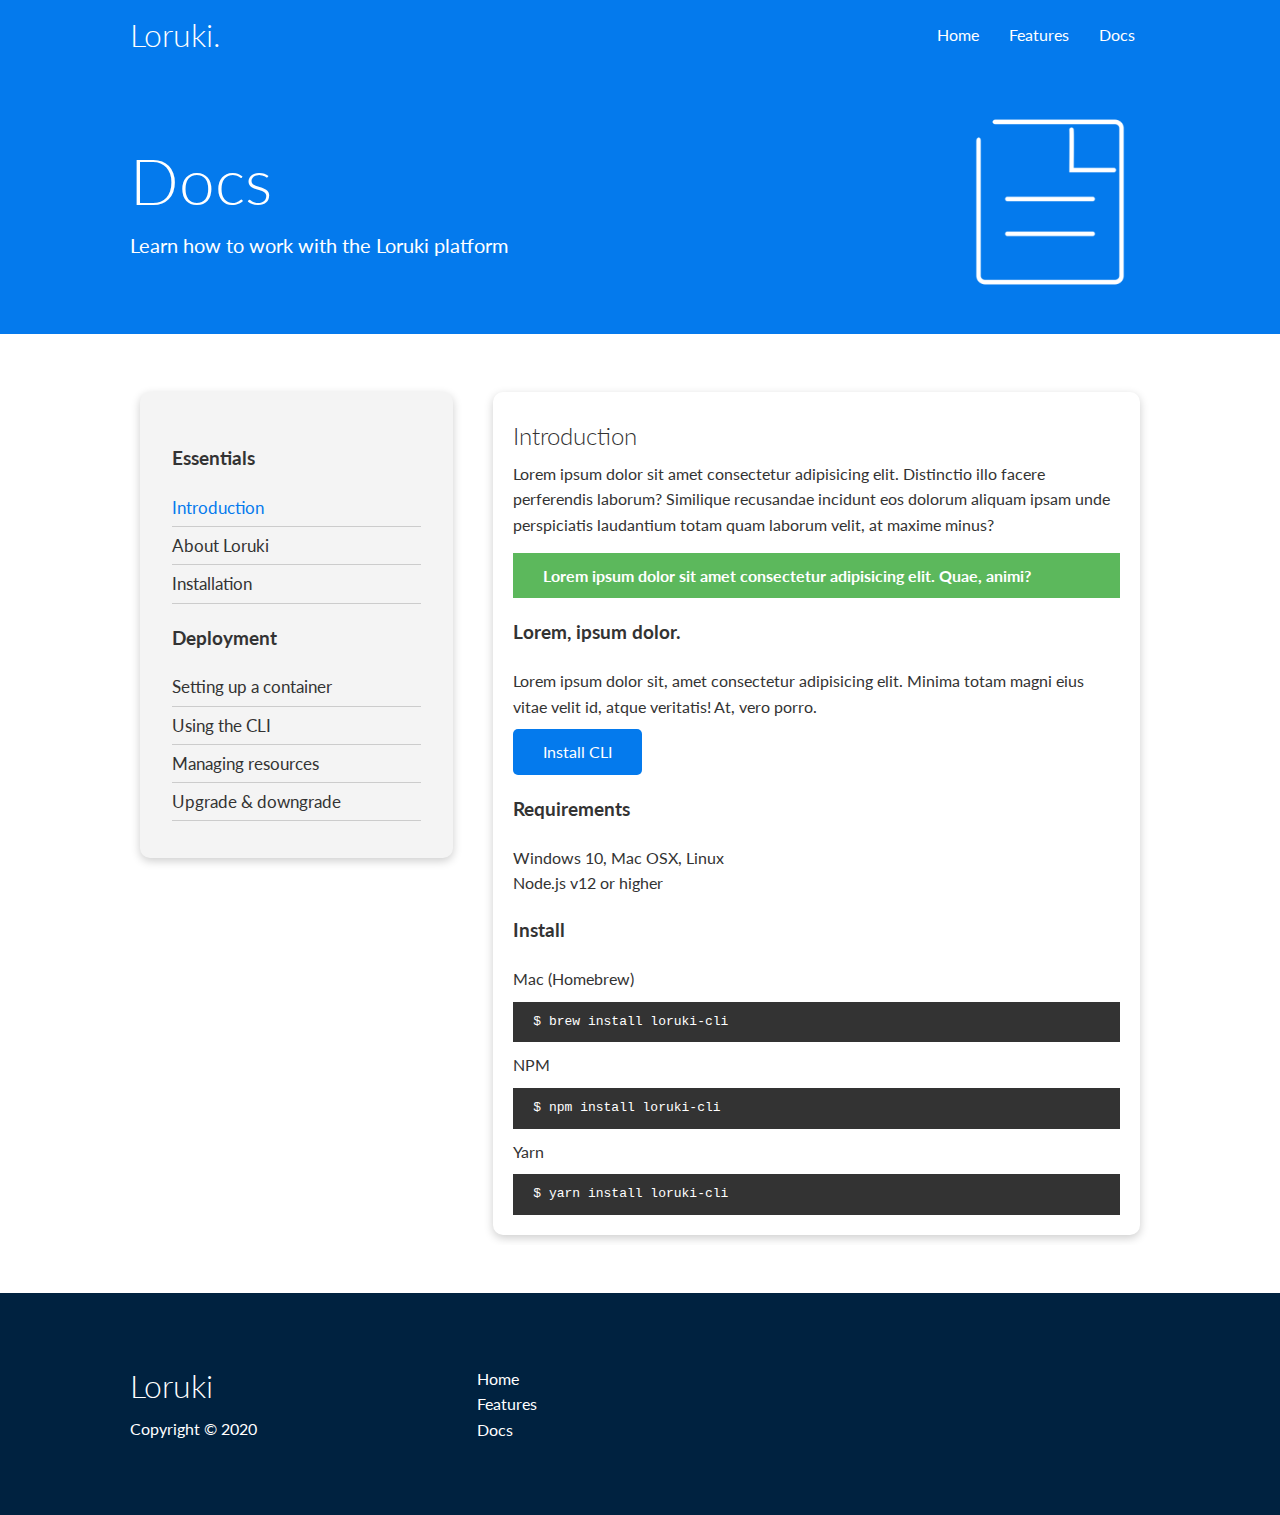
<file: docs.html>
<!DOCTYPE html>
<html lang="en">
  <head>
    <meta charset="UTF-8" />
    <meta name="viewport" content="width=device-width, initial-scale=1.0" />
    <link
      rel="stylesheet"
      href="https://cdnjs.cloudflare.com/ajax/libs/font-awesome/5.15.1/css/all.min.css"
      integrity="sha512-+4zCK9k+qNFUR5X+cKL9EIR+ZOhtIloNl9GIKS57V1MyNsYpYcUrUeQc9vNfzsWfV28IaLL3i96P9sdNyeRssA=="
      crossorigin="anonymous"
    />
    <link rel="stylesheet" href="css/utilities.css" />
    <link rel="stylesheet" href="css/style.css" />
    <title>Loruki | Cloud Hosting For Everyone</title>
  </head>
  <body>
    <!-- Navbar -->
    <div class="navbar">
      <div class="container flex">
        <h1 class="logo">Loruki.</h1>
        <nav>
          <ul>
            <li><a href="index.html">Home</a></li>
            <li><a href="features.html">Features</a></li>
            <li><a href="docs.html">Docs</a></li>
          </ul>
        </nav>
      </div>
    </div>

    <!-- Head -->
    <section class="docs-head bg-primary py-3">
      <div class="container grid">
        <div>
          <h1 class="xl">Docs</h1>
          <p class="lead">Learn how to work with the Loruki platform</p>
        </div>
        <img src="images/docs.png" alt="" />
      </div>
    </section>

    <!-- Docs main -->
    <section class="docs-main my-4">
      <div class="container grid">
        <div class="card bg-light p-3">
          <h3 class="my-2">Essentials</h3>
          <nav>
            <ul>
              <li><a class="text-primary" href="#">Introduction</a></li>
              <li><a href="#">About Loruki</a></li>
              <li><a href="#">Installation</a></li>
            </ul>
          </nav>

          <h3 class="my-2">Deployment</h3>
          <nav>
            <ul>
              <li><a href="#">Setting up a container</a></li>
              <li><a href="#">Using the CLI</a></li>
              <li><a href="#">Managing resources</a></li>
              <li><a href="#">Upgrade & downgrade</a></li>
            </ul>
          </nav>
        </div>
        <div class="card">
          <h2>Introduction</h2>
          <p>
            Lorem ipsum dolor sit amet consectetur adipisicing elit. Distinctio
            illo facere perferendis laborum? Similique recusandae incidunt eos
            dolorum aliquam ipsam unde perspiciatis laudantium totam quam
            laborum velit, at maxime minus?
          </p>

          <div class="alert alert-success">
            <i class="fas fa-info"></i> Lorem ipsum dolor sit amet consectetur
            adipisicing elit. Quae, animi?
          </div>

          <h3>Lorem, ipsum dolor.</h3>
          <p>
            Lorem ipsum dolor sit, amet consectetur adipisicing elit. Minima
            totam magni eius vitae velit id, atque veritatis! At, vero porro.
          </p>
          <a href="#" class="btn btn-primary">Install CLI</a>

          <h3>Requirements</h3>
          <ul>
            <li>Windows 10, Mac OSX, Linux</li>
            <li>Node.js v12 or higher</li>
          </ul>

          <h3>Install</h3>
          <p>Mac (Homebrew)</p>
          <pre><code>$ brew install loruki-cli</code></pre>
          <p>NPM</p>
          <pre><code>$ npm install loruki-cli</code></pre>
          <p>Yarn</p>
          <pre><code>$ yarn install loruki-cli</code></pre>
        </div>
      </div>
    </section>

    <!-- Footer -->
    <footer class="footer bg-dark py-5">
      <div class="container grid grid-3">
        <div>
          <h1>Loruki</h1>
          <p>Copyright &copy; 2020</p>
        </div>
        <nav>
          <ul>
            <li><a href="index.html">Home</a></li>
            <li><a href="features.html">Features</a></li>
            <li><a href="docs.html">Docs</a></li>
          </ul>
        </nav>
        <div class="social">
          <a href="#"><i class="fab fa-github fa-2x"></i></a>
          <a href="#"><i class="fab fa-facebook fa-2x"></i></a>
          <a href="#"><i class="fab fa-instagram fa-2x"></i></a>
          <a href="#"><i class="fab fa-twitter fa-2x"></i></a>
        </div>
      </div>
    </footer>
  </body>
</html>
</file>
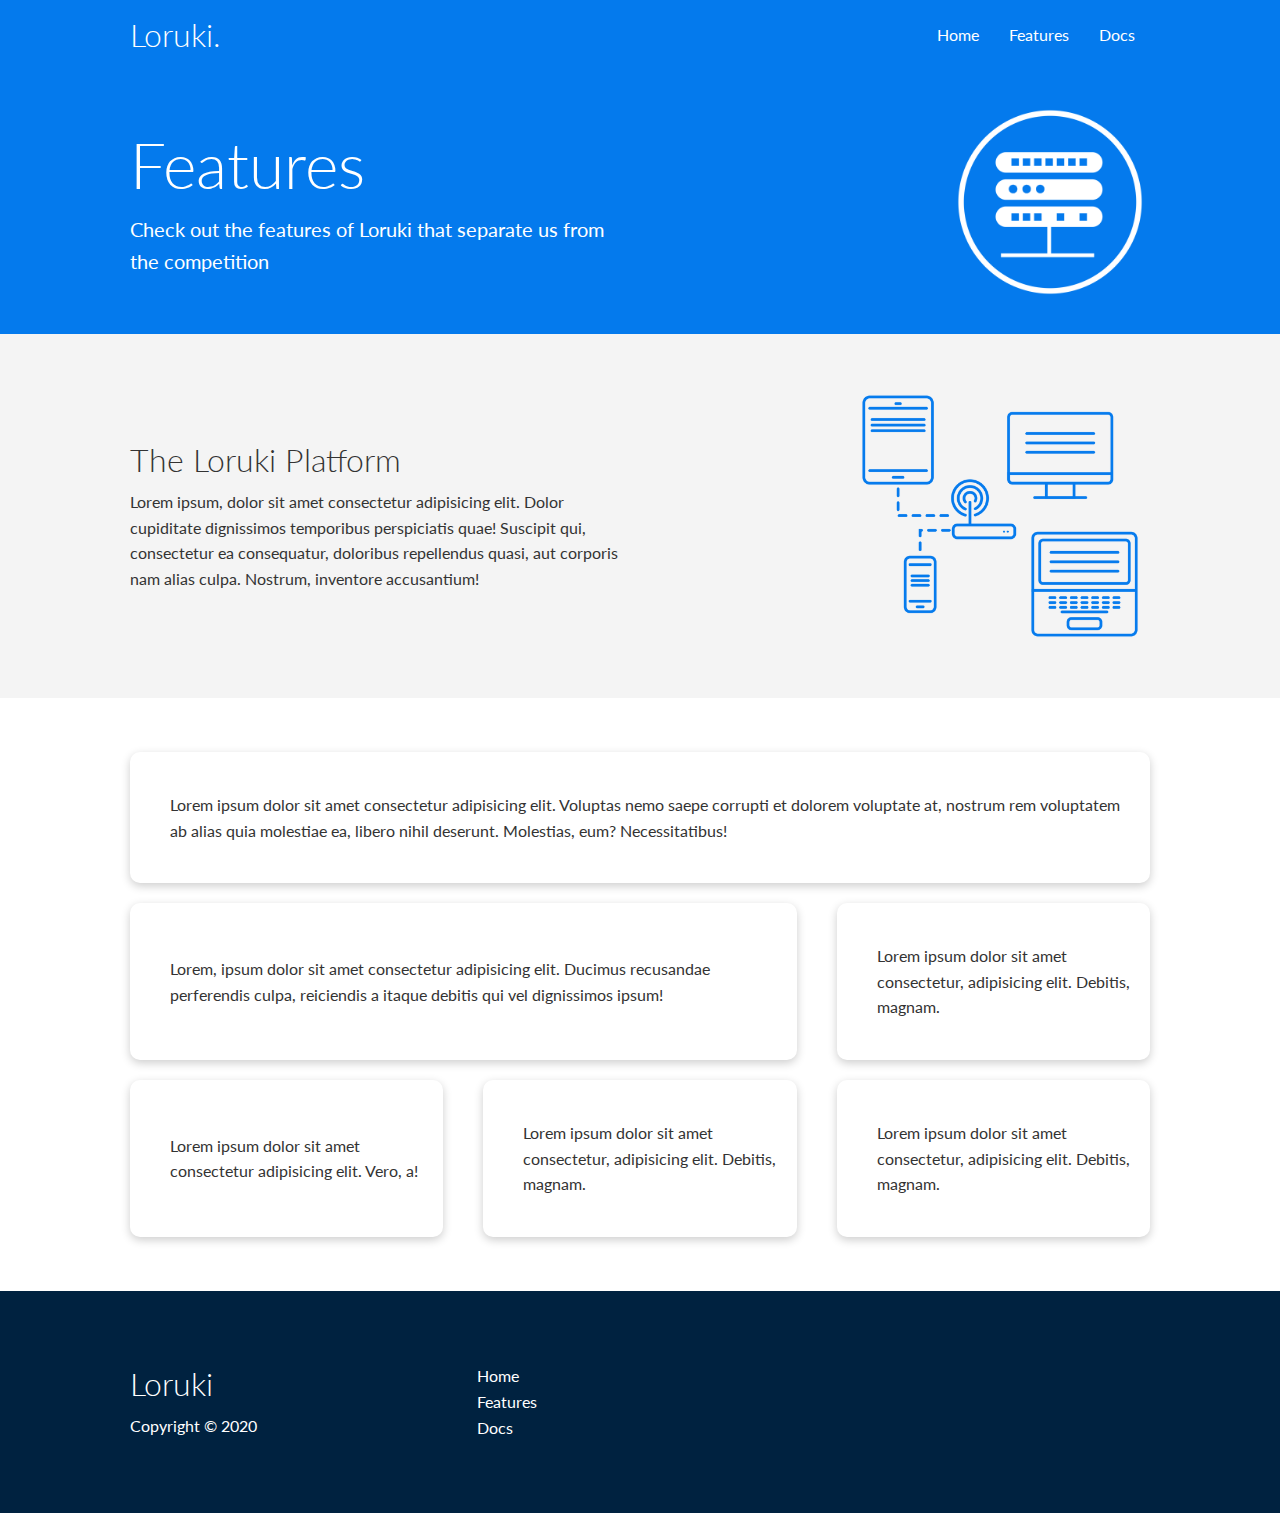
<file: features.html>
<!DOCTYPE html>
<html lang="en">
  <head>
    <meta charset="UTF-8" />
    <meta name="viewport" content="width=device-width, initial-scale=1.0" />
    <link
      rel="stylesheet"
      href="https://cdnjs.cloudflare.com/ajax/libs/font-awesome/5.15.1/css/all.min.css"
      integrity="sha512-+4zCK9k+qNFUR5X+cKL9EIR+ZOhtIloNl9GIKS57V1MyNsYpYcUrUeQc9vNfzsWfV28IaLL3i96P9sdNyeRssA=="
      crossorigin="anonymous"
    />
    <link rel="stylesheet" href="css/utilities.css" />
    <link rel="stylesheet" href="css/style.css" />
    <title>Loruki | Cloud Hosting For Everyone</title>
  </head>
  <body>
    <!-- Navbar -->
    <div class="navbar">
      <div class="container flex">
        <h1 class="logo">Loruki.</h1>
        <nav>
          <ul>
            <li><a href="index.html">Home</a></li>
            <li><a href="features.html">Features</a></li>
            <li><a href="docs.html">Docs</a></li>
          </ul>
        </nav>
      </div>
    </div>

    <!-- Head -->
    <section class="features-head bg-primary py-3">
      <div class="container grid">
        <div>
          <h1 class="xl">Features</h1>
          <p class="lead">
            Check out the features of Loruki that separate us from the
            competition
          </p>
        </div>
        <img src="images/server.png" alt="" />
      </div>
    </section>

    <!-- Sub head -->
    <section class="features-sub-head bg-light py-3">
      <div class="container grid">
        <div>
          <h1 class="md">The Loruki Platform</h1>
          <p>
            Lorem ipsum, dolor sit amet consectetur adipisicing elit. Dolor
            cupiditate dignissimos temporibus perspiciatis quae! Suscipit qui,
            consectetur ea consequatur, doloribus repellendus quasi, aut
            corporis nam alias culpa. Nostrum, inventore accusantium!
          </p>
        </div>
        <img src="images/server2.png" alt="" />
      </div>
    </section>

    <section class="features-main my-2">
      <div class="container grid grid-3">
        <div class="card flex">
          <i class="fas fa-server fa-3x"></i>
          <p>
            Lorem ipsum dolor sit amet consectetur adipisicing elit. Voluptas
            nemo saepe corrupti et dolorem voluptate at, nostrum rem voluptatem
            ab alias quia molestiae ea, libero nihil deserunt. Molestias, eum?
            Necessitatibus!
          </p>
        </div>
        <div class="card flex">
          <i class="fas fa-network-wired fa-3x"></i>
          <p>
            Lorem, ipsum dolor sit amet consectetur adipisicing elit. Ducimus
            recusandae perferendis culpa, reiciendis a itaque debitis qui vel
            dignissimos ipsum!
          </p>
        </div>
        <div class="card flex">
          <i class="fas fa-laptop-code fa-3x"></i>
          <p>
            Lorem ipsum dolor sit amet consectetur, adipisicing elit. Debitis,
            magnam.
          </p>
        </div>
        <div class="card flex">
          <i class="fas fa-database fa-3x"></i>
          <p>
            Lorem ipsum dolor sit amet consectetur adipisicing elit. Vero, a!
          </p>
        </div>
        <div class="card flex">
          <i class="fas fa-power-off fa-3x"></i>
          <p>
            Lorem ipsum dolor sit amet consectetur, adipisicing elit. Debitis,
            magnam.
          </p>
        </div>
        <div class="card flex">
          <i class="fas fa-upload fa-3x"></i>
          <p>
            Lorem ipsum dolor sit amet consectetur, adipisicing elit. Debitis,
            magnam.
          </p>
        </div>
      </div>
    </section>

    <!-- Footer -->
    <footer class="footer bg-dark py-5">
      <div class="container grid grid-3">
        <div>
          <h1>Loruki</h1>
          <p>Copyright &copy; 2020</p>
        </div>
        <nav>
          <ul>
            <li><a href="index.html">Home</a></li>
            <li><a href="features.html">Features</a></li>
            <li><a href="docs.html">Docs</a></li>
          </ul>
        </nav>
        <div class="social">
          <a href="#"><i class="fab fa-github fa-2x"></i></a>
          <a href="#"><i class="fab fa-facebook fa-2x"></i></a>
          <a href="#"><i class="fab fa-instagram fa-2x"></i></a>
          <a href="#"><i class="fab fa-twitter fa-2x"></i></a>
        </div>
      </div>
    </footer>
  </body>
</html>
</file>
<file: css/utilities.css>
.container {
  max-width: 1100px;
  margin: 0 auto;
  overflow: auto;
  padding: 0 40px;
}

.card {
  background-color: #fff;
  color: #333;
  border-radius: 10px;
  box-shadow: 0 3px 10px rgba(0, 0, 0, 0.2);
  padding: 20px;
  margin: 10px;
}

.btn {
  display: inline-block;
  padding: 10px 30px;
  cursor: pointer;
  background: var(--primary-color);
  color: #fff;
  border: none;
  border-radius: 5px;
}

.btn-outline {
  background-color: transparent;
  border: 1px #fff solid;
}

.btn:hover {
  transform: scale(0.98);
}

/* Backgrounds & colored buttons */
.bg-primary,
.btn-primary {
  background-color: var(--primary-color);
  color: #fff;
}

.bg-secondary,
.btn-secondary {
  background-color: var(--secondary-color);
  color: #fff;
}

.bg-dark,
.btn-dark {
  background-color: var(--dark-color);
  color: #fff;
}

.bg-light,
.btn-light {
  background-color: var(--light-color);
  color: #333;
}

.bg-primary a,
.btn-primary a,
.bg-secondary a,
.btn-secondary a,
.bg-dark a,
.btn-dark a {
  color: #fff;
}

/* Text colors */
.text-primary {
  color: var(--primary-color);
}

.text-secondary {
  color: var(--secondary-color);
}

.text-dark {
  color: var(--dark-color);
}

.text-light {
  color: var(--light-color);
}

/* Text sizes */
.lead {
  font-size: 20px;
}

.sm {
  font-size: 1rem;
}

.md {
  font-size: 2rem;
}

.lg {
  font-size: 3rem;
}

.xl {
  font-size: 4rem;
}

.text-center {
  text-align: center;
}

/* Alert */
.alert {
  background-color: var(--light-color);
  padding: 10px 20px;
  font-weight: bold;
  margin: 15px 0;
}

.alert i {
  margin-right: 10px;
}

.alert-success {
  background-color: var(--success-color);
  color: #fff;
}

.alert-error {
  background-color: var(--error-color);
  color: #fff;
}

.flex {
  display: flex;
  justify-content: center;
  align-items: center;
  height: 100%;
}

.grid {
  display: grid;
  grid-template-columns: repeat(2, 1fr);
  gap: 20px;
  justify-content: center;
  align-items: center;
  height: 100%;
}

.grid-3 {
  grid-template-columns: repeat(3, 1fr);
}

/* Margin */
.my-1 {
  margin: 1rem 0;
}

.my-2 {
  margin: 1.5rem 0;
}

.my-3 {
  margin: 2rem 0;
}

.my-4 {
  margin: 3rem 0;
}

.my-5 {
  margin: 4rem 0;
}

.m-1 {
  margin: 1rem;
}

.m-2 {
  margin: 1.5rem;
}

.m-3 {
  margin: 2rem;
}

.m-4 {
  margin: 3rem;
}

.m-5 {
  margin: 4rem;
}

/* Padding */
.py-1 {
  padding: 1rem 0;
}

.py-2 {
  padding: 1.5rem 0;
}

.py-3 {
  padding: 2rem 0;
}

.py-4 {
  padding: 3rem 0;
}

.py-5 {
  padding: 4rem 0;
}

.p-1 {
  padding: 1rem;
}

.p-2 {
  padding: 1.5rem;
}

.p-3 {
  padding: 2rem;
}

.p-4 {
  padding: 3rem;
}

.p-5 {
  padding: 4rem;
}
</file>
<file: css/style.css>
@import url("https://fonts.googleapis.com/css2?family=Lato:wght@300&display=swap");

:root {
  --primary-color: #047aed;
  --secondary-color: #1c3fa8;
  --dark-color: #002240;
  --light-color: #f4f4f4;
  --success-color: #5cb85c;
  --error-color: #d9534f;
}

* {
  box-sizing: border-box;
  padding: 0;
  margin: 0;
}

body {
  font-family: "Lato", sans-serif;
  color: #333;
  line-height: 1.6;
}

ul {
  list-style-type: none;
}

a {
  text-decoration: none;
  color: #333;
}

h1,
h2 {
  font-weight: 300;
  line-height: 1.2;
  margin: 10px 0;
}

p {
  margin: 10px 0;
}

img {
  width: 100%;
}

code,
pre {
  background: #333;
  color: #fff;
  padding: 10px;
}

.hidden {
  visibility: hidden;
  height: 0;
}

/* Navbar */
.navbar {
  background-color: var(--primary-color);
  color: #fff;
  height: 70px;
}

.navbar ul {
  display: flex;
}

.navbar a {
  color: #fff;
  padding: 10px;
  margin: 0 5px;
}

.navbar a:hover {
  border-bottom: 2px #fff solid;
}

.navbar .flex {
  justify-content: space-between;
}

/* Showcase */
.showcase {
  height: 400px;
  background-color: var(--primary-color);
  color: #fff;
  position: relative;
}

.showcase h1 {
  font-size: 40px;
}

.showcase p {
  margin: 20px 0;
}

.showcase .grid {
  overflow: visible;
  grid-template-columns: 55% auto;
  gap: 30px;
}

.showcase-text {
  animation: slideInFromLeft 1s ease-in;
}

.showcase-form {
  position: relative;
  top: 60px;
  height: 350px;
  width: 400px;
  padding: 40px;
  z-index: 100;
  justify-self: flex-end;
  animation: slideInFromRight 1s ease-in;
}

.showcase-form .form-control {
  margin: 30px 0;
}

.showcase-form input[type="text"],
.showcase-form input[type="email"] {
  border: 0;
  border-bottom: 1px solid #b4becb;
  width: 100%;
  padding: 3px;
  font-size: 16px;
}

.showcase-form input:focus {
  outline: none;
}

.showcase::before,
.showcase::after {
  content: "";
  position: absolute;
  height: 100px;
  bottom: -70px;
  right: 0;
  left: 0;
  background: #fff;
  transform: skewY(-3deg);
  -webkit-transform: skewY(-3deg);
  -moz-transform: skewY(-3deg);
  -ms-transform: skewY(-3deg);
}

/* Stats */
.stats {
  padding-top: 100px;
  animation: slideInFromBottom 1s ease-in;
}

.stats-heading {
  max-width: 500px;
  margin: auto;
}

.stats .grid h3 {
  font-size: 35px;
}

.stats .grid p {
  font-size: 20px;
  font-weight: bold;
}

/* Cli */
.cli .grid {
  grid-template-columns: repeat(3, 1fr);
  grid-template-rows: repeat(2, 1fr);
}

.cli .grid > *:first-child {
  grid-column: 1 / span 2;
  grid-row: 1 / span 2;
}

/* Cloud */
.cloud .grid {
  grid-template-columns: 4fr 3fr;
}

/* Languages */

.languages .flex {
  flex-wrap: wrap;
}

.languages .card {
  text-align: center;
  margin: 18px 10px 40px;
  transition: transform 0.2s ease-in;
}

.languages .card h4 {
  font-size: 20px;
  margin-bottom: 10px;
}

.languages .card:hover {
  transform: translateY(-15px);
}

/* Features */
.features-head img,
.docs-head img {
  width: 200px;
  justify-self: flex-end;
}

.features-sub-head img {
  width: 300px;
  justify-self: flex-end;
}

.features-main .card > i {
  margin-right: 20px;
}

.features-main .grid {
  padding: 30px;
}

.features-main .grid > *:first-child {
  grid-column: 1 / span 3;
}

.features-main .grid > *:nth-child(2) {
  grid-column: 1 / span 2;
}

/* Docs */
.docs-main h3 {
  margin: 20px 0;
}

.docs-main .grid {
  grid-template-columns: 1fr 2fr;
  align-items: flex-start;
}

.docs-main nav li {
  font-size: 17px;
  padding-bottom: 5px;
  margin-bottom: 5px;
  border-bottom: 1px #ccc solid;
}

.docs-main a:hover {
  font-weight: bold;
}

/* Footer */
.footer .social a {
  margin: 0 10px;
}

/* Animations */
@keyframes slideInFromLeft {
  0% {
    transform: translateX(-100%);
  }

  100% {
    transform: translateX(0);
  }
}

@keyframes slideInFromRight {
  0% {
    transform: translateX(100%);
  }

  100% {
    transform: translateX(0);
  }
}

@keyframes slideInFromTop {
  0% {
    transform: translateY(-100%);
  }

  100% {
    transform: translateX(0);
  }
}

@keyframes slideInFromBottom {
  0% {
    transform: translateY(100%);
  }

  100% {
    transform: translateX(0);
  }
}

/* Tablets and under */
@media (max-width: 768px) {
  .grid,
  .showcase .grid,
  .stats .grid,
  .cli .grid,
  .cloud .grid,
  .features-main .grid,
  .docs-main .grid {
    grid-template-columns: 1fr;
    grid-template-rows: 1fr;
  }

  .showcase {
    height: auto;
  }

  .showcase-text {
    text-align: center;
    margin-top: 40px;
    animation: slideInFromTop 1s ease-in;
  }

  .showcase-form {
    justify-self: center;
    margin: auto;
    animation: slideInFromBottom 1s ease-in;
  }

  .cli .grid > *:first-child {
    grid-column: 1;
    grid-row: 1;
  }

  .features-head,
  .features-sub-head,
  .docs-head {
    text-align: center;
  }

  .features-head img,
  .features-sub-head img,
  .docs-head img {
    justify-self: center;
  }

  .features-main .grid > *:first-child,
  .features-main .grid > *:nth-child(2) {
    grid-column: 1;
  }
}

/* Mobile */
@media (max-width: 500px) {
  .navbar {
    height: 110px;
  }

  .navbar .flex {
    flex-direction: column;
  }

  .navbar ul {
    padding: 10px;
    background-color: rgba(0, 0, 0, 0.1);
  }

  .showcase-form {
    width: 300px;
  }
}
</file>
